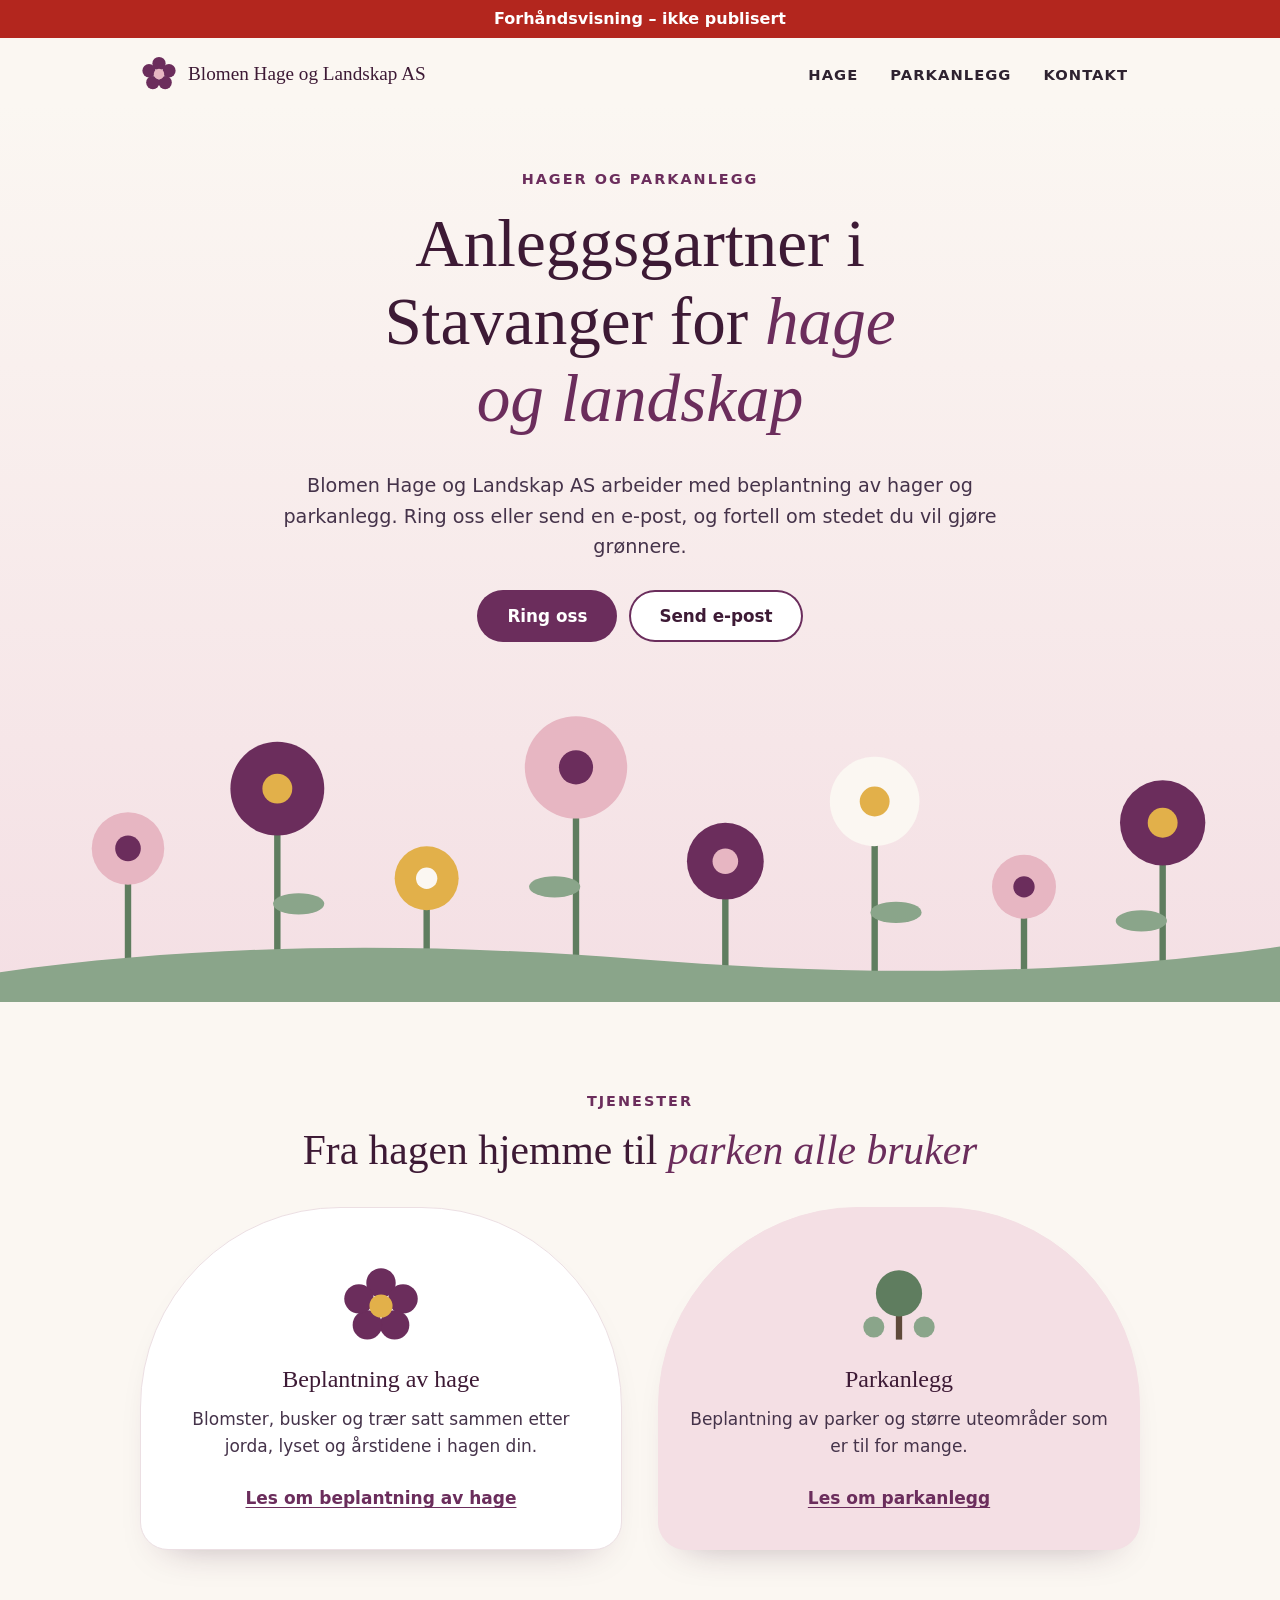
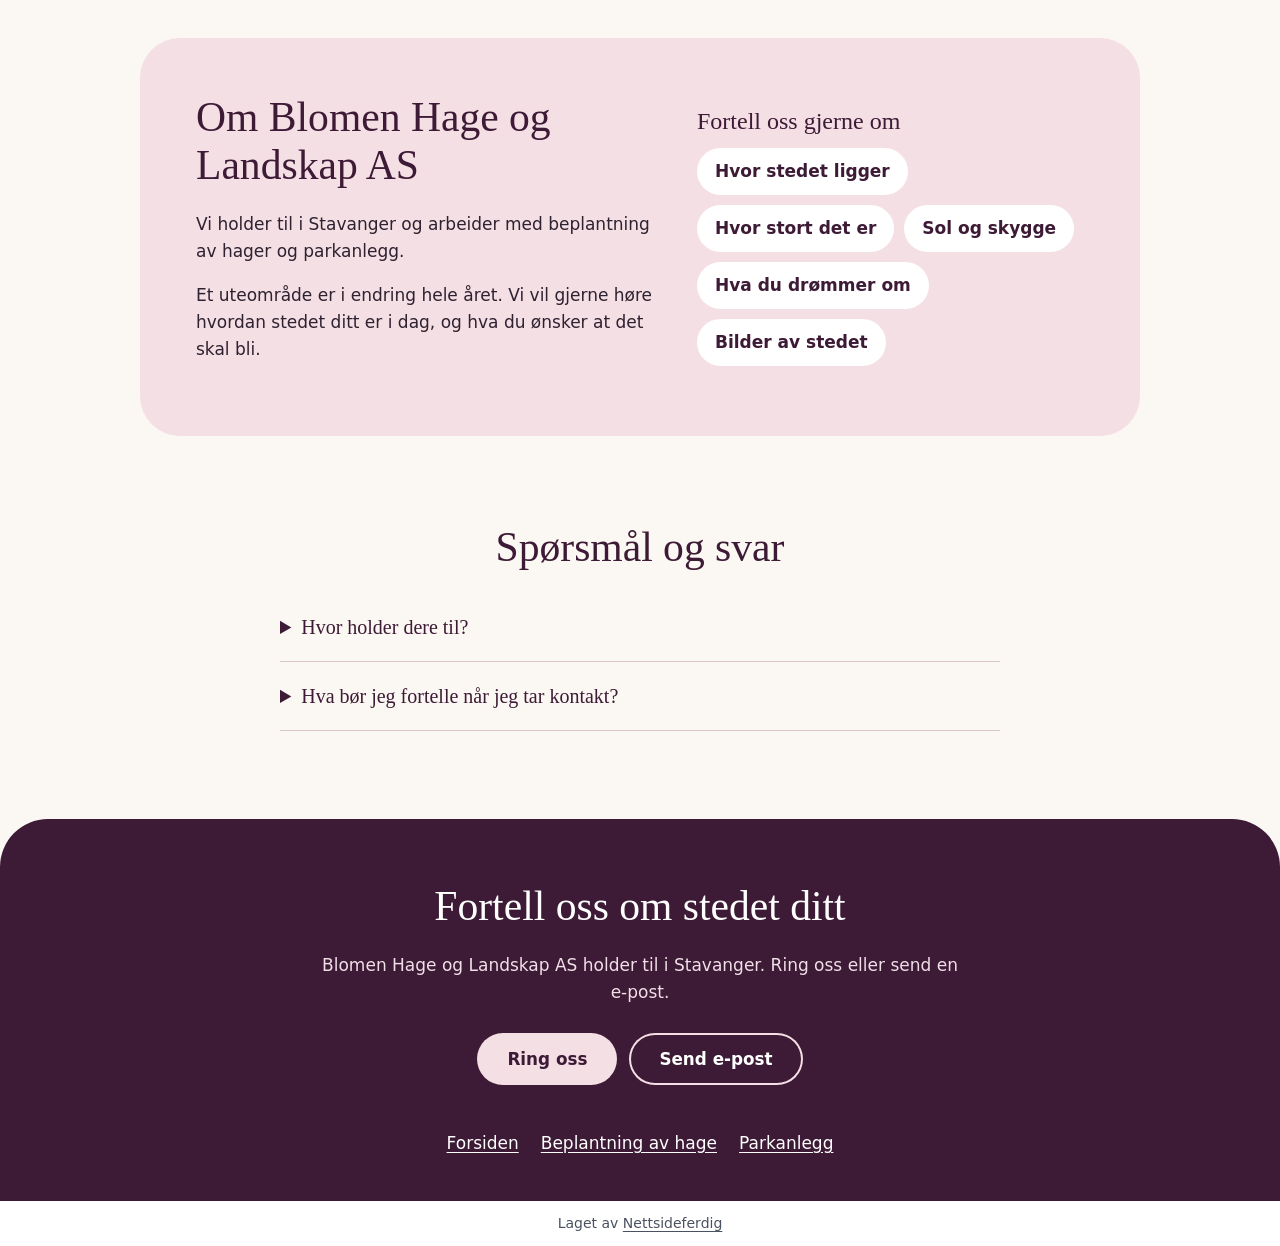
<file: index.html>
<!doctype html>
<html lang="nb">
<head>
<meta charset="utf-8">
<meta name="viewport" content="width=device-width, initial-scale=1">
<title>Anleggsgartner Stavanger | Blomen Hage og Landskap AS</title>
<meta name="description" content="Blomen Hage og Landskap AS i Stavanger arbeider med beplantning av hager og parkanlegg. Ring oss eller send en e-post om uteområdet ditt.">
<link rel="canonical" href="https://andersmathisen7-design.github.io/side-blomen-hage-og-landskap-as-c54da835/">
<meta property="og:type" content="website">
<meta property="og:locale" content="nb_NO">
<meta property="og:site_name" content="Blomen Hage og Landskap AS">
<meta property="og:title" content="Anleggsgartner Stavanger | Blomen Hage og Landskap AS">
<meta property="og:description" content="Blomen Hage og Landskap AS i Stavanger arbeider med beplantning av hager og parkanlegg. Ring oss eller send en e-post om uteområdet ditt.">
<meta property="og:url" content="https://andersmathisen7-design.github.io/side-blomen-hage-og-landskap-as-c54da835/">
<meta http-equiv="Content-Security-Policy" content="default-src 'none'; style-src 'self'; img-src 'self'; manifest-src 'self'; worker-src 'self'; script-src 'self'">
<link rel="stylesheet" href="./style.css">
<meta name="theme-color" content="#6b2d5c">
<link rel="manifest" href="./manifest.webmanifest">
<link rel="icon" href="./icon.svg" type="image/svg+xml">
<script src="./pwa.js" defer></script>
<meta name="robots" content="noindex,nofollow">
<script type="application/ld+json">{"@context":"https://schema.org","@type":"GeneralContractor","name":"Blomen Hage og Landskap AS","description":"Blomen Hage og Landskap AS i Stavanger arbeider med beplantning av hager og parkanlegg. Ring oss eller send en e-post om uteområdet ditt.","email":"post@blomenhage.no","areaServed":"Stavanger","url":"https://andersmathisen7-design.github.io/side-blomen-hage-og-landskap-as-c54da835","telephone":"415 06 578"}</script>
</head>
<body>
<div class="forhandsstripe">Forhåndsvisning – ikke publisert</div>
<header class="topp"><div class="bredde topp-rad"><a class="logo" href="./"><svg viewBox="0 0 40 40" aria-hidden="true"><circle cx="20" cy="9" r="7" fill="#6b2d5c"/><circle cx="30.5" cy="16.6" r="7" fill="#6b2d5c"/><circle cx="26.5" cy="29" r="7" fill="#6b2d5c"/><circle cx="13.5" cy="29" r="7" fill="#6b2d5c"/><circle cx="9.5" cy="16.6" r="7" fill="#6b2d5c"/><circle cx="20" cy="20" r="5.5" fill="#e7b6c2"/></svg><span>Blomen Hage og Landskap AS</span></a><nav class="meny" aria-label="Hovedmeny"><a href="./tjenester/beplantning-av-hage/">Hage</a><a href="./tjenester/parkanlegg/">Parkanlegg</a><a href="#kontakt">Kontakt</a></nav></div></header>
<main>
<section class="hero midt"><div class="bredde"><p class="overlinje">Hager og parkanlegg</p><h1>Anleggsgartner i Stavanger for <em>hage og landskap</em></h1><p class="ingress">Blomen Hage og Landskap AS arbeider med beplantning av hager og parkanlegg. Ring oss eller send en e-post, og fortell om stedet du vil gjøre grønnere.</p><div class="knapper"><a class="knapp" href="tel:41506578">Ring oss</a><a class="knapp knapp-to" href="mailto:post@blomenhage.no">Send e-post</a></div></div><div class="eng" aria-hidden="true"><svg viewBox="0 0 600 150"><path d="M60 150V78M130 150V50M200 150V92M270 150V40M340 150V84M410 150V56M480 150V96M545 150V66" stroke="#5f7d5f" stroke-width="3" fill="none"/><ellipse cx="140" cy="104" rx="12" ry="5" fill="#8aa58a"/><ellipse cx="260" cy="96" rx="12" ry="5" fill="#8aa58a"/><ellipse cx="420" cy="108" rx="12" ry="5" fill="#8aa58a"/><ellipse cx="535" cy="112" rx="12" ry="5" fill="#8aa58a"/><circle cx="60" cy="78" r="17" fill="#e7b6c2"/><circle cx="60" cy="78" r="6" fill="#6b2d5c"/><circle cx="130" cy="50" r="22" fill="#6b2d5c"/><circle cx="130" cy="50" r="7" fill="#e2b04a"/><circle cx="200" cy="92" r="15" fill="#e2b04a"/><circle cx="200" cy="92" r="5" fill="#fbf7f2"/><circle cx="270" cy="40" r="24" fill="#e7b6c2"/><circle cx="270" cy="40" r="8" fill="#6b2d5c"/><circle cx="340" cy="84" r="18" fill="#6b2d5c"/><circle cx="340" cy="84" r="6" fill="#e7b6c2"/><circle cx="410" cy="56" r="21" fill="#fbf7f2"/><circle cx="410" cy="56" r="7" fill="#e2b04a"/><circle cx="480" cy="96" r="15" fill="#e7b6c2"/><circle cx="480" cy="96" r="5" fill="#6b2d5c"/><circle cx="545" cy="66" r="20" fill="#6b2d5c"/><circle cx="545" cy="66" r="7" fill="#e2b04a"/><path d="M0 150v-14c100-14 200-14 300-6s200 8 300-6v26z" fill="#8aa58a"/></svg></div></section><section class="del midt" id="tjenester"><div class="bredde"><p class="overlinje">Tjenester</p><h2>Fra hagen hjemme til <em>parken alle bruker</em></h2><div class="buer"><article class="bue"><svg viewBox="0 0 40 40" aria-hidden="true"><circle cx="20" cy="9" r="7" fill="#6b2d5c"/><circle cx="30.5" cy="16.6" r="7" fill="#6b2d5c"/><circle cx="26.5" cy="29" r="7" fill="#6b2d5c"/><circle cx="13.5" cy="29" r="7" fill="#6b2d5c"/><circle cx="9.5" cy="16.6" r="7" fill="#6b2d5c"/><circle cx="20" cy="20" r="5.5" fill="#e2b04a"/></svg><h3>Beplantning av hage</h3><p>Blomster, busker og trær satt sammen etter jorda, lyset og årstidene i hagen din.</p><a class="tekstlenke" href="./tjenester/beplantning-av-hage/">Les om beplantning av hage</a></article><article class="bue bue-rosa"><svg viewBox="0 0 40 40" aria-hidden="true"><rect x="18.5" y="22" width="3" height="14" fill="#5f4a3a"/><circle cx="20" cy="14" r="11" fill="#5f7d5f"/><circle cx="8" cy="30" r="5" fill="#8aa58a"/><circle cx="32" cy="30" r="5" fill="#8aa58a"/></svg><h3>Parkanlegg</h3><p>Beplantning av parker og større uteområder som er til for mange.</p><a class="tekstlenke" href="./tjenester/parkanlegg/">Les om parkanlegg</a></article></div></div></section><section class="bredde"><div class="om-panel"><div><h2>Om Blomen Hage og Landskap AS</h2><p>Vi holder til i Stavanger og arbeider med beplantning av hager og parkanlegg.</p><p>Et uteområde er i endring hele året. Vi vil gjerne høre hvordan stedet ditt er i dag, og hva du ønsker at det skal bli.</p></div><div><h3>Fortell oss gjerne om</h3><ul class="brikker"><li>Hvor stedet ligger</li><li>Hvor stort det er</li><li>Sol og skygge</li><li>Hva du drømmer om</li><li>Bilder av stedet</li></ul></div></div></section><section class="del faq midt"><div class="bredde"><h2>Spørsmål og svar</h2><details><summary>Hvor holder dere til?</summary><p>Vi holder til i Stavanger. Ring oss eller send en e-post og fortell hvor hagen eller anlegget ligger.</p></details><details><summary>Hva bør jeg fortelle når jeg tar kontakt?</summary><p>Fortell hvor stedet ligger, omtrent hvor stort det er og hva du drømmer om. Send gjerne med noen bilder.</p></details></div></section>
</main>
<footer class="bunn" id="kontakt"><div class="bredde"><h2>Fortell oss om stedet ditt</h2><p>Blomen Hage og Landskap AS holder til i Stavanger. Ring oss eller send en e-post.</p><div class="knapper"><a class="knapp" href="tel:41506578">Ring oss</a><a class="knapp knapp-to" href="mailto:post@blomenhage.no">Send e-post</a></div><nav aria-label="Sider"><ul class="bunn-lenker"><li><a href="./">Forsiden</a></li><li><a href="./tjenester/beplantning-av-hage/">Beplantning av hage</a></li><li><a href="./tjenester/parkanlegg/">Parkanlegg</a></li></ul></nav></div></footer>
<p class="nf-byra">Laget av <a href="https://nettsideferdig.no/">Nettsideferdig</a></p>
</body>
</html>
</file>
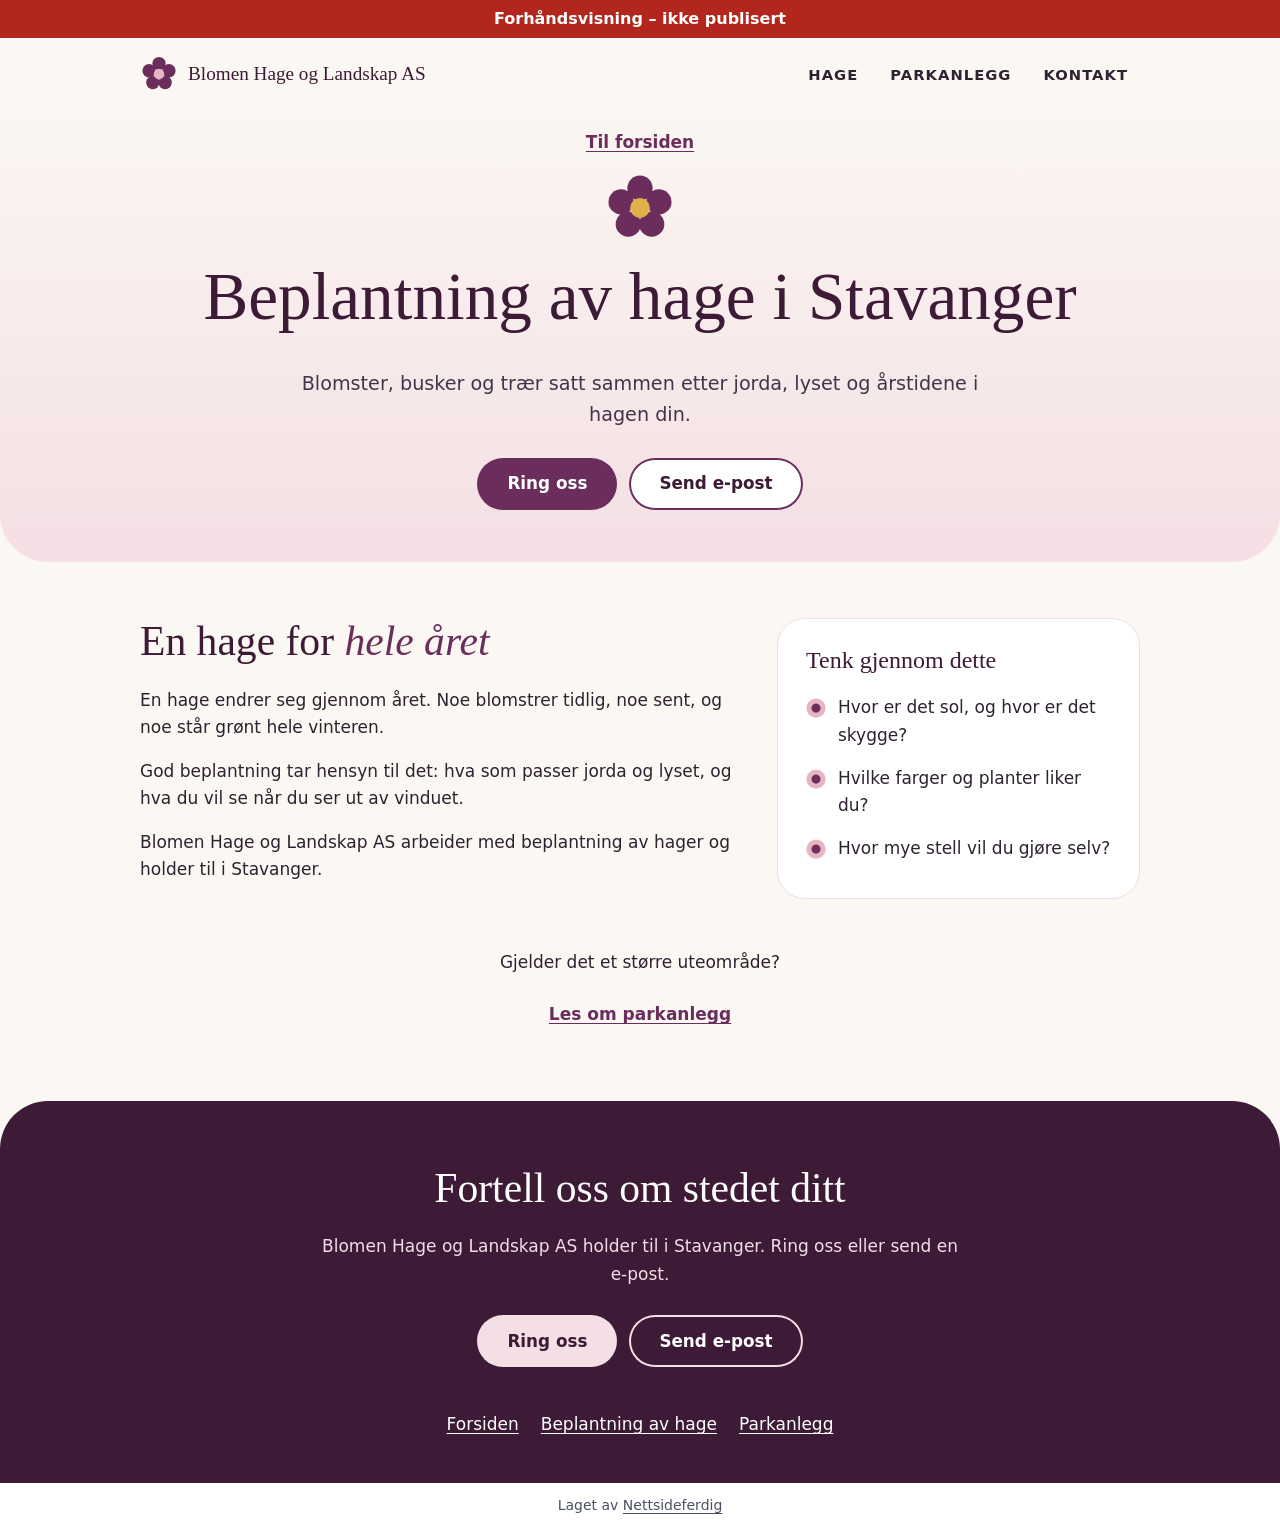
<file: tjenester/beplantning-av-hage/index.html>
<!doctype html>
<html lang="nb">
<head>
<meta charset="utf-8">
<meta name="viewport" content="width=device-width, initial-scale=1">
<title>Beplantning av hage i Stavanger | Blomen Hage og Landskap AS</title>
<meta name="description" content="Beplantning av hage i Stavanger, satt sammen etter jorda, lyset og årstidene hos deg. Ring oss eller send en e-post om hagen din.">
<link rel="canonical" href="https://andersmathisen7-design.github.io/side-blomen-hage-og-landskap-as-c54da835/tjenester/beplantning-av-hage/">
<meta property="og:type" content="website">
<meta property="og:locale" content="nb_NO">
<meta property="og:site_name" content="Blomen Hage og Landskap AS">
<meta property="og:title" content="Beplantning av hage i Stavanger | Blomen Hage og Landskap AS">
<meta property="og:description" content="Beplantning av hage i Stavanger, satt sammen etter jorda, lyset og årstidene hos deg. Ring oss eller send en e-post om hagen din.">
<meta property="og:url" content="https://andersmathisen7-design.github.io/side-blomen-hage-og-landskap-as-c54da835/tjenester/beplantning-av-hage/">
<meta http-equiv="Content-Security-Policy" content="default-src 'none'; style-src 'self'; img-src 'self'; manifest-src 'self'; worker-src 'self'; script-src 'self'">
<link rel="stylesheet" href="../../style.css">
<meta name="theme-color" content="#6b2d5c">
<link rel="manifest" href="../../manifest.webmanifest">
<link rel="icon" href="../../icon.svg" type="image/svg+xml">
<script src="../../pwa.js" defer></script>
<meta name="robots" content="noindex,nofollow">
</head>
<body>
<div class="forhandsstripe">Forhåndsvisning – ikke publisert</div>
<header class="topp"><div class="bredde topp-rad"><a class="logo" href="../../"><svg viewBox="0 0 40 40" aria-hidden="true"><circle cx="20" cy="9" r="7" fill="#6b2d5c"/><circle cx="30.5" cy="16.6" r="7" fill="#6b2d5c"/><circle cx="26.5" cy="29" r="7" fill="#6b2d5c"/><circle cx="13.5" cy="29" r="7" fill="#6b2d5c"/><circle cx="9.5" cy="16.6" r="7" fill="#6b2d5c"/><circle cx="20" cy="20" r="5.5" fill="#e7b6c2"/></svg><span>Blomen Hage og Landskap AS</span></a><nav class="meny" aria-label="Hovedmeny"><a href="../../tjenester/beplantning-av-hage/">Hage</a><a href="../../tjenester/parkanlegg/">Parkanlegg</a><a href="#kontakt">Kontakt</a></nav></div></header>
<main>
<section class="side-topp midt"><div class="bredde"><a class="tekstlenke" href="../../">Til forsiden</a><svg viewBox="0 0 40 40" aria-hidden="true"><circle cx="20" cy="9" r="7" fill="#6b2d5c"/><circle cx="30.5" cy="16.6" r="7" fill="#6b2d5c"/><circle cx="26.5" cy="29" r="7" fill="#6b2d5c"/><circle cx="13.5" cy="29" r="7" fill="#6b2d5c"/><circle cx="9.5" cy="16.6" r="7" fill="#6b2d5c"/><circle cx="20" cy="20" r="5.5" fill="#e2b04a"/></svg><h1>Beplantning av hage i Stavanger</h1><p class="ingress">Blomster, busker og trær satt sammen etter jorda, lyset og årstidene i hagen din.</p><div class="knapper"><a class="knapp" href="tel:41506578">Ring oss</a><a class="knapp knapp-to" href="mailto:post@blomenhage.no">Send e-post</a></div></div></section><div class="bredde spalter"><div><h2>En hage for <em>hele året</em></h2><p>En hage endrer seg gjennom året. Noe blomstrer tidlig, noe sent, og noe står grønt hele vinteren.</p><p>God beplantning tar hensyn til det: hva som passer jorda og lyset, og hva du vil se når du ser ut av vinduet.</p><p>Blomen Hage og Landskap AS arbeider med beplantning av hager og holder til i Stavanger.</p></div><aside class="notis"><h3>Tenk gjennom dette</h3><ul><li>Hvor er det sol, og hvor er det skygge?</li><li>Hvilke farger og planter liker du?</li><li>Hvor mye stell vil du gjøre selv?</li></ul></aside></div><div class="bredde videre midt"><p>Gjelder det et større uteområde?</p><a class="tekstlenke" href="../../tjenester/parkanlegg/">Les om parkanlegg</a></div>
</main>
<footer class="bunn" id="kontakt"><div class="bredde"><h2>Fortell oss om stedet ditt</h2><p>Blomen Hage og Landskap AS holder til i Stavanger. Ring oss eller send en e-post.</p><div class="knapper"><a class="knapp" href="tel:41506578">Ring oss</a><a class="knapp knapp-to" href="mailto:post@blomenhage.no">Send e-post</a></div><nav aria-label="Sider"><ul class="bunn-lenker"><li><a href="../../">Forsiden</a></li><li><a href="../../tjenester/beplantning-av-hage/">Beplantning av hage</a></li><li><a href="../../tjenester/parkanlegg/">Parkanlegg</a></li></ul></nav></div></footer>
<p class="nf-byra">Laget av <a href="https://nettsideferdig.no/">Nettsideferdig</a></p>
</body>
</html>
</file>
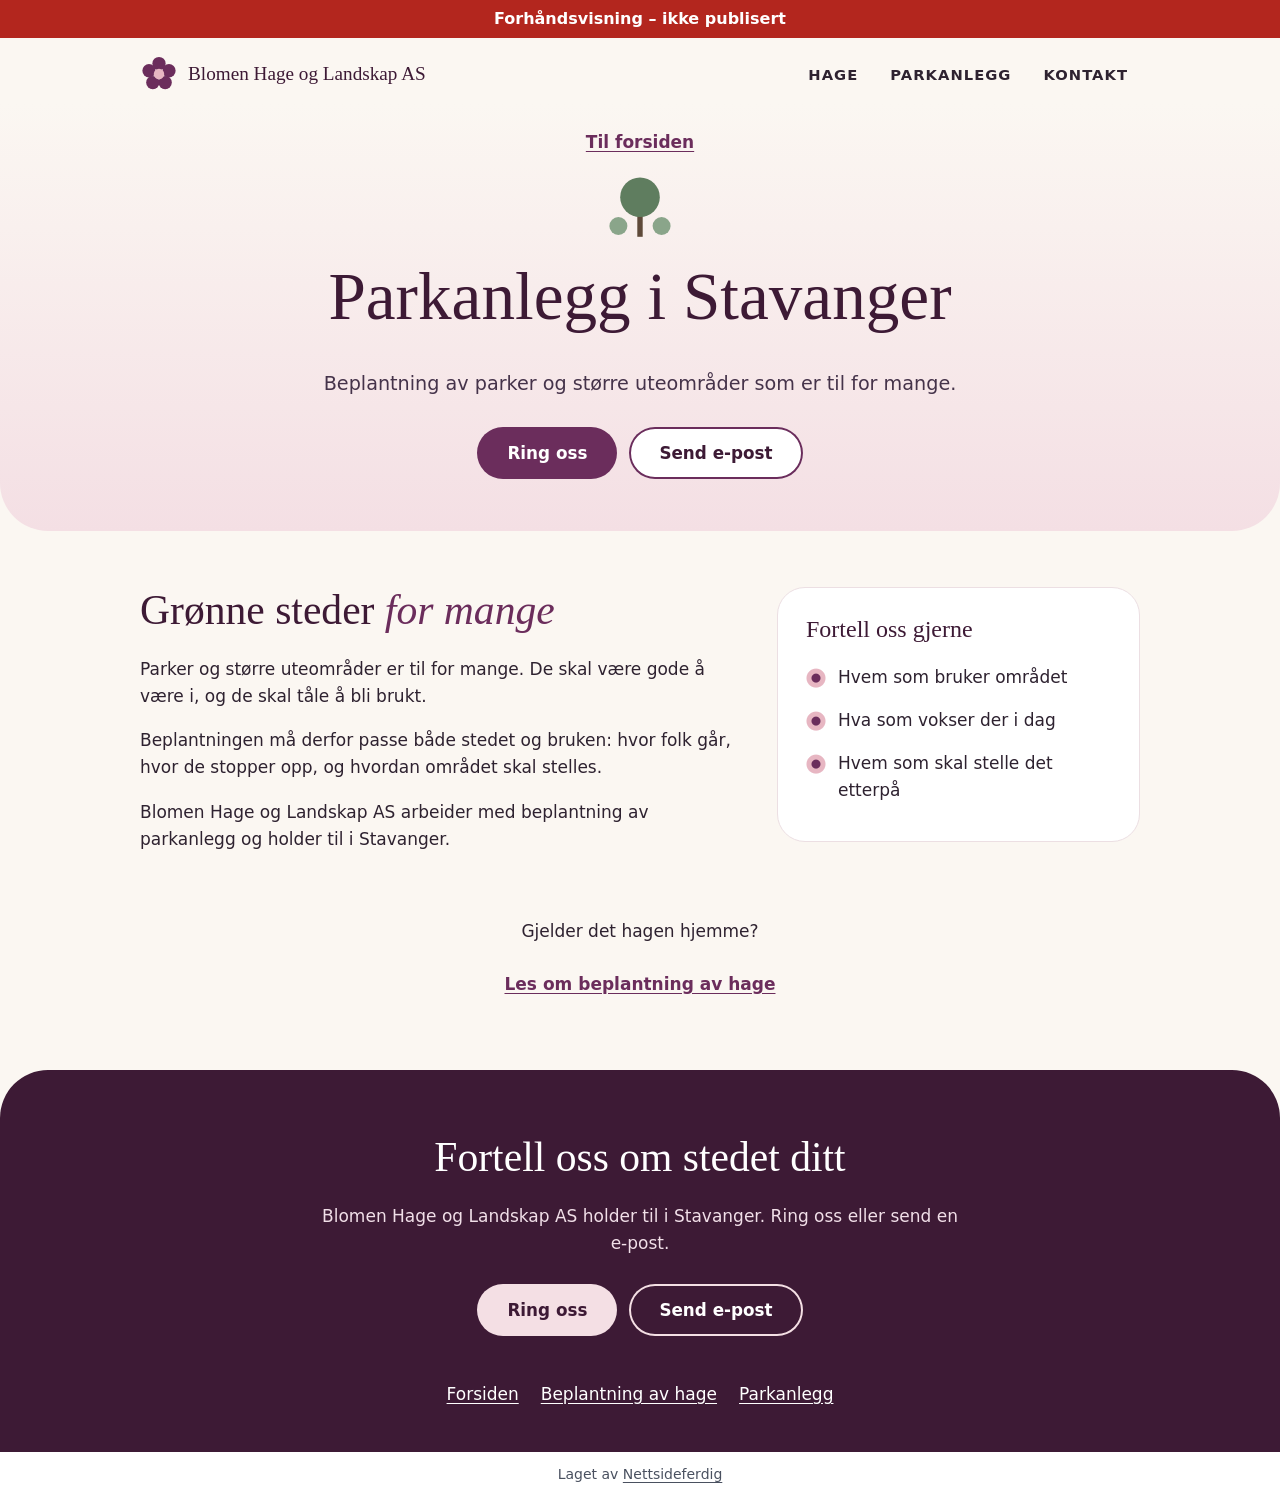
<file: tjenester/parkanlegg/index.html>
<!doctype html>
<html lang="nb">
<head>
<meta charset="utf-8">
<meta name="viewport" content="width=device-width, initial-scale=1">
<title>Parkanlegg i Stavanger | Blomen Hage og Landskap AS</title>
<meta name="description" content="Beplantning av parker og større uteområder som er til for mange. Blomen Hage og Landskap AS holder til i Stavanger. Ta kontakt.">
<link rel="canonical" href="https://andersmathisen7-design.github.io/side-blomen-hage-og-landskap-as-c54da835/tjenester/parkanlegg/">
<meta property="og:type" content="website">
<meta property="og:locale" content="nb_NO">
<meta property="og:site_name" content="Blomen Hage og Landskap AS">
<meta property="og:title" content="Parkanlegg i Stavanger | Blomen Hage og Landskap AS">
<meta property="og:description" content="Beplantning av parker og større uteområder som er til for mange. Blomen Hage og Landskap AS holder til i Stavanger. Ta kontakt.">
<meta property="og:url" content="https://andersmathisen7-design.github.io/side-blomen-hage-og-landskap-as-c54da835/tjenester/parkanlegg/">
<meta http-equiv="Content-Security-Policy" content="default-src 'none'; style-src 'self'; img-src 'self'; manifest-src 'self'; worker-src 'self'; script-src 'self'">
<link rel="stylesheet" href="../../style.css">
<meta name="theme-color" content="#6b2d5c">
<link rel="manifest" href="../../manifest.webmanifest">
<link rel="icon" href="../../icon.svg" type="image/svg+xml">
<script src="../../pwa.js" defer></script>
<meta name="robots" content="noindex,nofollow">
</head>
<body>
<div class="forhandsstripe">Forhåndsvisning – ikke publisert</div>
<header class="topp"><div class="bredde topp-rad"><a class="logo" href="../../"><svg viewBox="0 0 40 40" aria-hidden="true"><circle cx="20" cy="9" r="7" fill="#6b2d5c"/><circle cx="30.5" cy="16.6" r="7" fill="#6b2d5c"/><circle cx="26.5" cy="29" r="7" fill="#6b2d5c"/><circle cx="13.5" cy="29" r="7" fill="#6b2d5c"/><circle cx="9.5" cy="16.6" r="7" fill="#6b2d5c"/><circle cx="20" cy="20" r="5.5" fill="#e7b6c2"/></svg><span>Blomen Hage og Landskap AS</span></a><nav class="meny" aria-label="Hovedmeny"><a href="../../tjenester/beplantning-av-hage/">Hage</a><a href="../../tjenester/parkanlegg/">Parkanlegg</a><a href="#kontakt">Kontakt</a></nav></div></header>
<main>
<section class="side-topp midt"><div class="bredde"><a class="tekstlenke" href="../../">Til forsiden</a><svg viewBox="0 0 40 40" aria-hidden="true"><rect x="18.5" y="22" width="3" height="14" fill="#5f4a3a"/><circle cx="20" cy="14" r="11" fill="#5f7d5f"/><circle cx="8" cy="30" r="5" fill="#8aa58a"/><circle cx="32" cy="30" r="5" fill="#8aa58a"/></svg><h1>Parkanlegg i Stavanger</h1><p class="ingress">Beplantning av parker og større uteområder som er til for mange.</p><div class="knapper"><a class="knapp" href="tel:41506578">Ring oss</a><a class="knapp knapp-to" href="mailto:post@blomenhage.no">Send e-post</a></div></div></section><div class="bredde spalter"><div><h2>Grønne steder <em>for mange</em></h2><p>Parker og større uteområder er til for mange. De skal være gode å være i, og de skal tåle å bli brukt.</p><p>Beplantningen må derfor passe både stedet og bruken: hvor folk går, hvor de stopper opp, og hvordan området skal stelles.</p><p>Blomen Hage og Landskap AS arbeider med beplantning av parkanlegg og holder til i Stavanger.</p></div><aside class="notis"><h3>Fortell oss gjerne</h3><ul><li>Hvem som bruker området</li><li>Hva som vokser der i dag</li><li>Hvem som skal stelle det etterpå</li></ul></aside></div><div class="bredde videre midt"><p>Gjelder det hagen hjemme?</p><a class="tekstlenke" href="../../tjenester/beplantning-av-hage/">Les om beplantning av hage</a></div>
</main>
<footer class="bunn" id="kontakt"><div class="bredde"><h2>Fortell oss om stedet ditt</h2><p>Blomen Hage og Landskap AS holder til i Stavanger. Ring oss eller send en e-post.</p><div class="knapper"><a class="knapp" href="tel:41506578">Ring oss</a><a class="knapp knapp-to" href="mailto:post@blomenhage.no">Send e-post</a></div><nav aria-label="Sider"><ul class="bunn-lenker"><li><a href="../../">Forsiden</a></li><li><a href="../../tjenester/beplantning-av-hage/">Beplantning av hage</a></li><li><a href="../../tjenester/parkanlegg/">Parkanlegg</a></li></ul></nav></div></footer>
<p class="nf-byra">Laget av <a href="https://nettsideferdig.no/">Nettsideferdig</a></p>
</body>
</html>
</file>
<file: style.css>
/* Fast fra Sidefabrikken: bestillingswidgeten. */
:root { --nf-farge: #6b2d5c; }
#nf-bestill [hidden] { display: none !important; }
#nf-bestill button { font: inherit; padding: 0.5rem 0.9rem; margin: 0.2rem; border: 1px solid var(--nf-farge); border-radius: 6px; background: #fff; color: var(--nf-farge); cursor: pointer; }
#nf-bestill button:disabled { opacity: 0.6; }
#nf-bestill .nf-knapp { background: var(--nf-farge); color: #fff; }
#nf-bestill .nf-tjeneste { display: block; width: 100%; text-align: left; }
#nf-bestill .nf-tjeneste small, #nf-bestill .nf-vare small { display: block; color: #555; }
#nf-bestill .nf-felt { display: block; margin: 0.5rem 0; }
#nf-bestill input, #nf-bestill select, #nf-bestill textarea { font: inherit; padding: 0.4rem; border: 1px solid #c5cad3; border-radius: 4px; display: block; width: 100%; max-width: 24rem; }
#nf-bestill input[type="checkbox"], #nf-bestill input[type="radio"] { display: inline-block; width: auto; margin: 0 0.4rem 0 0; vertical-align: middle; }
#nf-bestill .nf-rad { display: flex; flex-wrap: wrap; gap: 0.5rem; }
#nf-bestill .nf-vare { padding: 0.4rem 0; border-bottom: 1px solid #e3e6eb; }
#nf-bestill .nf-feil, #nf-bestill .nf-utsolgt { color: #b3261e; }
#nf-bestill .nf-test { background: #fff4e5; padding: 0.4rem 0.8rem; border-radius: 6px; }
#nf-bestill .nf-oppsummering { font-weight: 600; }
#nf-bestill .nf-faner { display: flex; flex-wrap: wrap; gap: 0.25rem; margin: 0.5rem 0 1rem; }
#nf-bestill .nf-fane.nf-valgt, #nf-bestill .nf-dag.nf-valgt { background: var(--nf-farge); color: #fff; }
#nf-bestill .nf-adresse { position: relative; max-width: 24rem; }
#nf-bestill .nf-forslag { position: absolute; top: 100%; left: 0; right: 0; z-index: 10; max-height: 15rem; overflow-y: auto; background: #fff; border: 1px solid #c5cad3; border-radius: 4px; box-shadow: 0 4px 12px rgba(0, 0, 0, 0.15); }
#nf-bestill .nf-forslag button { display: block; width: 100%; margin: 0; border: 0; border-radius: 0; padding: 0.5rem 0.75rem; text-align: left; color: inherit; }
#nf-bestill .nf-forslag button:hover, #nf-bestill .nf-forslag button:focus { background: #f4f7fb; }
#nf-bestill .nf-dager { display: flex; flex-wrap: wrap; gap: 0.25rem; margin: 0.5rem 0; }
#nf-bestill .nf-dag.nf-full { text-decoration: line-through; color: #777; border-color: #c5cad3; }
#nf-bestill .nf-tillegg { margin: 0.5rem 0; }
#nf-bestill .nf-sporsmal { margin: 0.8rem 0; }
#nf-bestill .nf-hjelp { display: block; font-size: 0.875rem; color: #666; margin: 0.15rem 0 0.25rem; }
#nf-bestill .nf-sum { font-weight: 700; font-size: 1.15rem; }
#nf-bestill .nf-ja-nei { display: flex; gap: 1.5rem; margin-top: 0.25rem; }
.prisliste table { border-collapse: collapse; width: 100%; max-width: 36rem; }
.prisliste th, .prisliste td { text-align: left; padding: 0.4rem 0.6rem 0.4rem 0; border-bottom: 1px solid #e3e6eb; vertical-align: top; }
.prisliste td:last-child, .prisliste th:last-child { text-align: right; white-space: nowrap; padding-right: 0; }
.prisliste small { color: #555; }
.prisliste .prisinfo { font-size: 0.875rem; color: #555; }

main > section.melding, main > section.bestill { box-sizing: border-box; max-width: 42rem; margin: 0 auto; padding: 2.5rem 1.25rem 3.5rem; }
.nf-skjema .nf-felt { display: block; margin: 0.75rem 0; }
.nf-skjema label, .nf-skjema legend { display: block; font-weight: 600; }
.nf-skjema fieldset { border: 0; padding: 0; margin: 0.75rem 0; min-width: 0; }
.nf-skjema fieldset label { font-weight: 400; }
.nf-skjema input, .nf-skjema textarea { font: inherit; padding: 0.5rem; border: 1px solid #c5cad3; border-radius: 4px; display: block; width: 100%; max-width: 32rem; }
.nf-skjema input[type="radio"] { display: inline-block; width: auto; margin: 0 0.4rem 0 0; vertical-align: middle; }
.nf-skjema input:focus, .nf-skjema textarea:focus { outline: 2px solid var(--nf-farge); outline-offset: 1px; }
.nf-skjema button { font: inherit; font-weight: 600; border: 0; cursor: pointer; padding: 0.85rem 1.5rem; border-radius: 6px; background: var(--nf-farge); color: #fff; min-height: 44px; }
.nf-skjema .nf-info { font-size: 0.875rem; color: #555; }

/* Designet */
*{box-sizing:border-box}body{margin:0;font-family:system-ui,Segoe UI,Helvetica,Arial,sans-serif;font-size:17px;line-height:1.6;color:#2e2230;background:#fbf7f2}h1,h2,h3{font-family:Iowan Old Style,Palatino,Georgia,serif;font-weight:400;line-height:1.15;margin:0 0 .5em;color:#3d1a35}h1{font-size:clamp(2.2rem,8vw,4.2rem)}h2{font-size:clamp(1.7rem,5.5vw,2.6rem)}h3{font-size:1.5rem}h1 em,h2 em{color:#6b2d5c}p{margin:0 0 1em;max-width:60ch}a{color:#6b2d5c;text-underline-offset:3px}a:focus-visible,summary:focus-visible{outline:3px solid #3d1a35;outline-offset:3px;border-radius:8px}.bunn a:focus-visible{outline-color:#fff}svg{display:block;width:100%;height:auto}.bredde{max-width:1040px;margin:0 auto;padding-left:20px;padding-right:20px}.midt{text-align:center}.midt p{margin-left:auto;margin-right:auto}.topp-rad{display:flex;flex-direction:column;align-items:center;gap:2px;padding-top:14px;padding-bottom:8px}.logo{display:inline-flex;align-items:center;gap:10px;min-height:44px;text-decoration:none;color:#3d1a35;font-family:Iowan Old Style,Palatino,Georgia,serif;font-size:1.2rem}.logo svg{width:38px;flex:none}.meny{display:flex;flex-wrap:wrap;justify-content:center;gap:0 8px}.meny a{display:inline-flex;align-items:center;min-height:44px;padding:0 12px;color:#2e2230;text-decoration:none;font-size:.92rem;letter-spacing:.07em;text-transform:uppercase;font-weight:600}.meny a:hover{color:#6b2d5c;text-decoration:underline}.overlinje{margin:0 0 14px;font-size:.9rem;letter-spacing:.14em;text-transform:uppercase;color:#6b2d5c;font-weight:700}.ingress{font-size:1.2rem;color:#45334a}.knapper{display:flex;flex-wrap:wrap;gap:12px;justify-content:center;margin-top:1.6em}.knapp{display:inline-flex;align-items:center;justify-content:center;min-height:52px;padding:0 30px;border-radius:999px;background:#6b2d5c;color:#fff;text-decoration:none;font-weight:600;font-size:1.05rem}.knapp:hover{background:#3d1a35}.knapp-to{background:#fff;color:#3d1a35;box-shadow:inset 0 0 0 2px #6b2d5c}.knapp-to:hover{background:#f4dfe4}.tekstlenke{display:inline-flex;align-items:center;min-height:44px;font-weight:600}.hero{padding:32px 0 0;background:linear-gradient(#fbf7f2,#f4dfe4)}.hero h1{max-width:16ch;margin-left:auto;margin-right:auto}.eng{margin-top:40px}.del{padding:64px 0}.buer{display:grid;gap:28px;margin-top:32px}.bue{background:#fff;border-radius:200px 200px 28px 28px;padding:56px 28px 28px;text-align:center;box-shadow:0 20px 40px -28px #3d1a3566;border:1px solid #ecdfe3}.bue svg{width:84px;margin:0 auto 18px}.bue p{margin-left:auto;margin-right:auto;color:#45334a}.bue-rosa{background:#f4dfe4;border-color:#f4dfe4}.om-panel{background:#f4dfe4;border-radius:40px;padding:40px 26px;display:grid;gap:28px}.brikker{list-style:none;margin:0;padding:0;display:flex;flex-wrap:wrap;gap:10px}.brikker li{background:#fff;border-radius:999px;padding:10px 18px;font-weight:600;color:#3d1a35}.faq details{border-bottom:1px solid #d9c6cf;max-width:720px;margin:0 auto;text-align:left}.faq summary{padding:18px 0;cursor:pointer;font-family:Iowan Old Style,Palatino,Georgia,serif;font-size:1.25rem;color:#3d1a35}.bunn{background:#3d1a35;color:#f6eaf0;padding:64px 0 36px;text-align:center;border-radius:48px 48px 0 0}.bunn h2{color:#fff}.bunn p{color:#f1dfe8;margin-left:auto;margin-right:auto}.bunn a{color:#fff}.bunn .knapp{background:#f4dfe4;color:#3d1a35}.bunn .knapp:hover{background:#fff}.bunn .knapp-to{background:transparent;color:#fff;box-shadow:inset 0 0 0 2px #f4dfe4}.bunn .knapp-to:hover{background:#6b2d5c}.bunn-lenker{list-style:none;display:flex;flex-wrap:wrap;justify-content:center;gap:0 22px;margin:36px 0 0;padding:0}.bunn-lenker a{display:inline-flex;align-items:center;min-height:44px}.side-topp{background:linear-gradient(#fbf7f2,#f4dfe4);padding:16px 0 52px;border-radius:0 0 48px 48px}.side-topp svg{width:72px;margin:8px auto 14px}.spalter{display:grid;gap:32px;padding-top:56px;padding-bottom:32px}.notis{background:#fff;border:1px solid #ecdfe3;border-radius:28px;padding:28px}.notis ul{list-style:none;margin:0;padding:0}.notis li{padding:8px 0 8px 32px;background:radial-gradient(circle at 10px 1.3em,#6b2d5c 4px,#e7b6c2 5px 9px,transparent 10px)}.videre{padding:16px 0 64px}.melding{padding:56px 20px;max-width:680px;margin:0 auto}.nf-skjema label{display:block;font-weight:600;margin-bottom:6px}.nf-skjema input,.nf-skjema textarea{width:100%;padding:12px 16px;border:1px solid #a98aa0;border-radius:16px;font:inherit;background:#fff}.nf-skjema .nf-felt{margin-bottom:16px}.nf-skjema .knapp{border:0;cursor:pointer}@media(min-width:760px){.topp-rad{flex-direction:row;justify-content:space-between}.hero{padding-top:64px}.buer{grid-template-columns:1fr 1fr;gap:36px}.om-panel{grid-template-columns:1.1fr .9fr;padding:56px;align-items:center}.spalter{grid-template-columns:1.25fr .75fr;align-items:start}.del{padding:88px 0}}

/* Fast fra Sidefabrikken */
.forhandsstripe { display: block !important; position: relative !important; z-index: 2147483647 !important; background: #b3261e !important; color: #fff !important; text-align: center !important; padding: 0.5rem 1rem !important; font: 600 1rem/1.4 system-ui, sans-serif !important; visibility: visible !important; opacity: 1 !important; max-height: none !important; height: auto !important; min-height: 0 !important; overflow: visible !important; margin: 0 !important; top: auto !important; left: auto !important; right: auto !important; bottom: auto !important; width: auto !important; transform: none !important; clip-path: none !important; filter: none !important; text-indent: 0 !important; font-size: 1rem !important; }
.nf-byra { display: block !important; position: static !important; inset: auto !important; z-index: auto !important; background: #fff !important; color: #4a5160 !important; text-align: center !important; padding: 0.75rem 1rem !important; margin: 0 !important; width: auto !important; max-width: none !important; height: auto !important; min-height: 0 !important; max-height: none !important; overflow: visible !important; visibility: visible !important; opacity: 1 !important; transform: none !important; clip-path: none !important; filter: none !important; font: 400 0.875rem/1.5 system-ui, sans-serif !important; letter-spacing: normal !important; text-indent: 0 !important; text-transform: none !important; }
.nf-byra a { display: inline !important; position: static !important; color: inherit !important; text-decoration: underline !important; font: inherit !important; visibility: visible !important; opacity: 1 !important; pointer-events: auto !important; }
.nf-felle { display: none !important; position: absolute !important; left: -10000px !important; width: 1px !important; height: 1px !important; overflow: hidden !important; }
</file>
